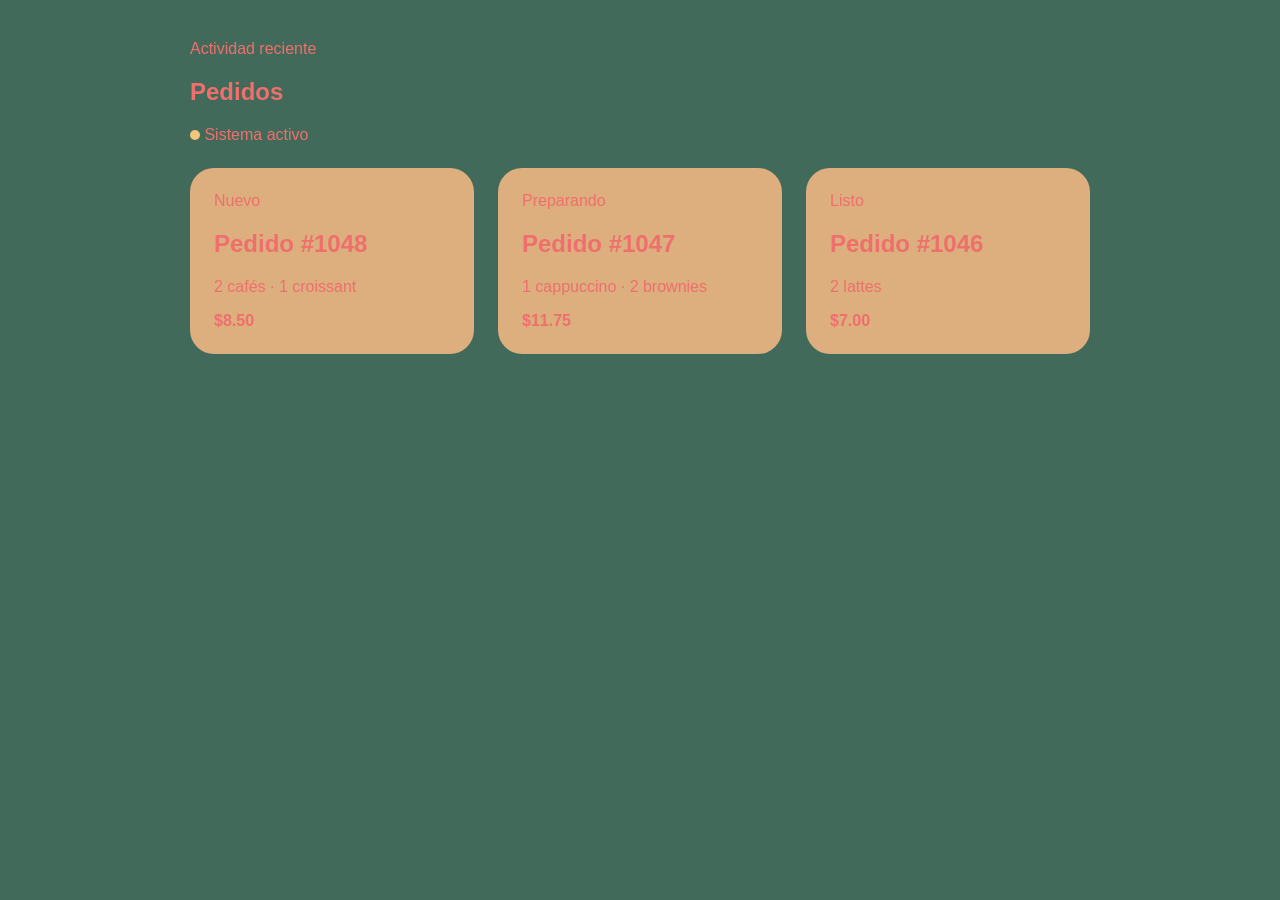
<file: PRACTICA-3/index.html>
<!DOCTYPE html>
<html lang="en">
<head>
    <meta charset="UTF-8">
    <meta name="viewport" content="width=device-width, initial-scale=1.0">
    <link rel="stylesheet" href="style.css">
    <title>Practica 2 - Variables, Animaciones y Keyframes</title>
</head>
<body>
    <section class="pedidos">
  <header class="pedidos__header">
    <div>
      <p class="eyebrow">Actividad reciente</p>
      <h1>Pedidos</h1>
    </div>

    <span class="estado-sistema">
      <span class="estado-sistema__punto"></span>
      Sistema activo
    </span>
  </header>

  <div class="pedidos__grid">

    <article class="pedido" data-estado="nuevo">
      <span class="pedido__estado">Nuevo</span>
      <h2>Pedido #1048</h2>
      <p>2 cafés · 1 croissant</p>
      <strong>$8.50</strong>
    </article>

    <article class="pedido" data-estado="proceso">
      <span class="pedido__estado">Preparando</span>
      <h2>Pedido #1047</h2>
      <p>1 cappuccino · 2 brownies</p>
      <strong>$11.75</strong>
    </article>

    <article class="pedido" data-estado="listo">
      <span class="pedido__estado">Listo</span>
      <h2>Pedido #1046</h2>
      <p>2 lattes</p>
      <strong>$7.00</strong>
    </article>

  </div>
</section>
</body>
</html>
</file>
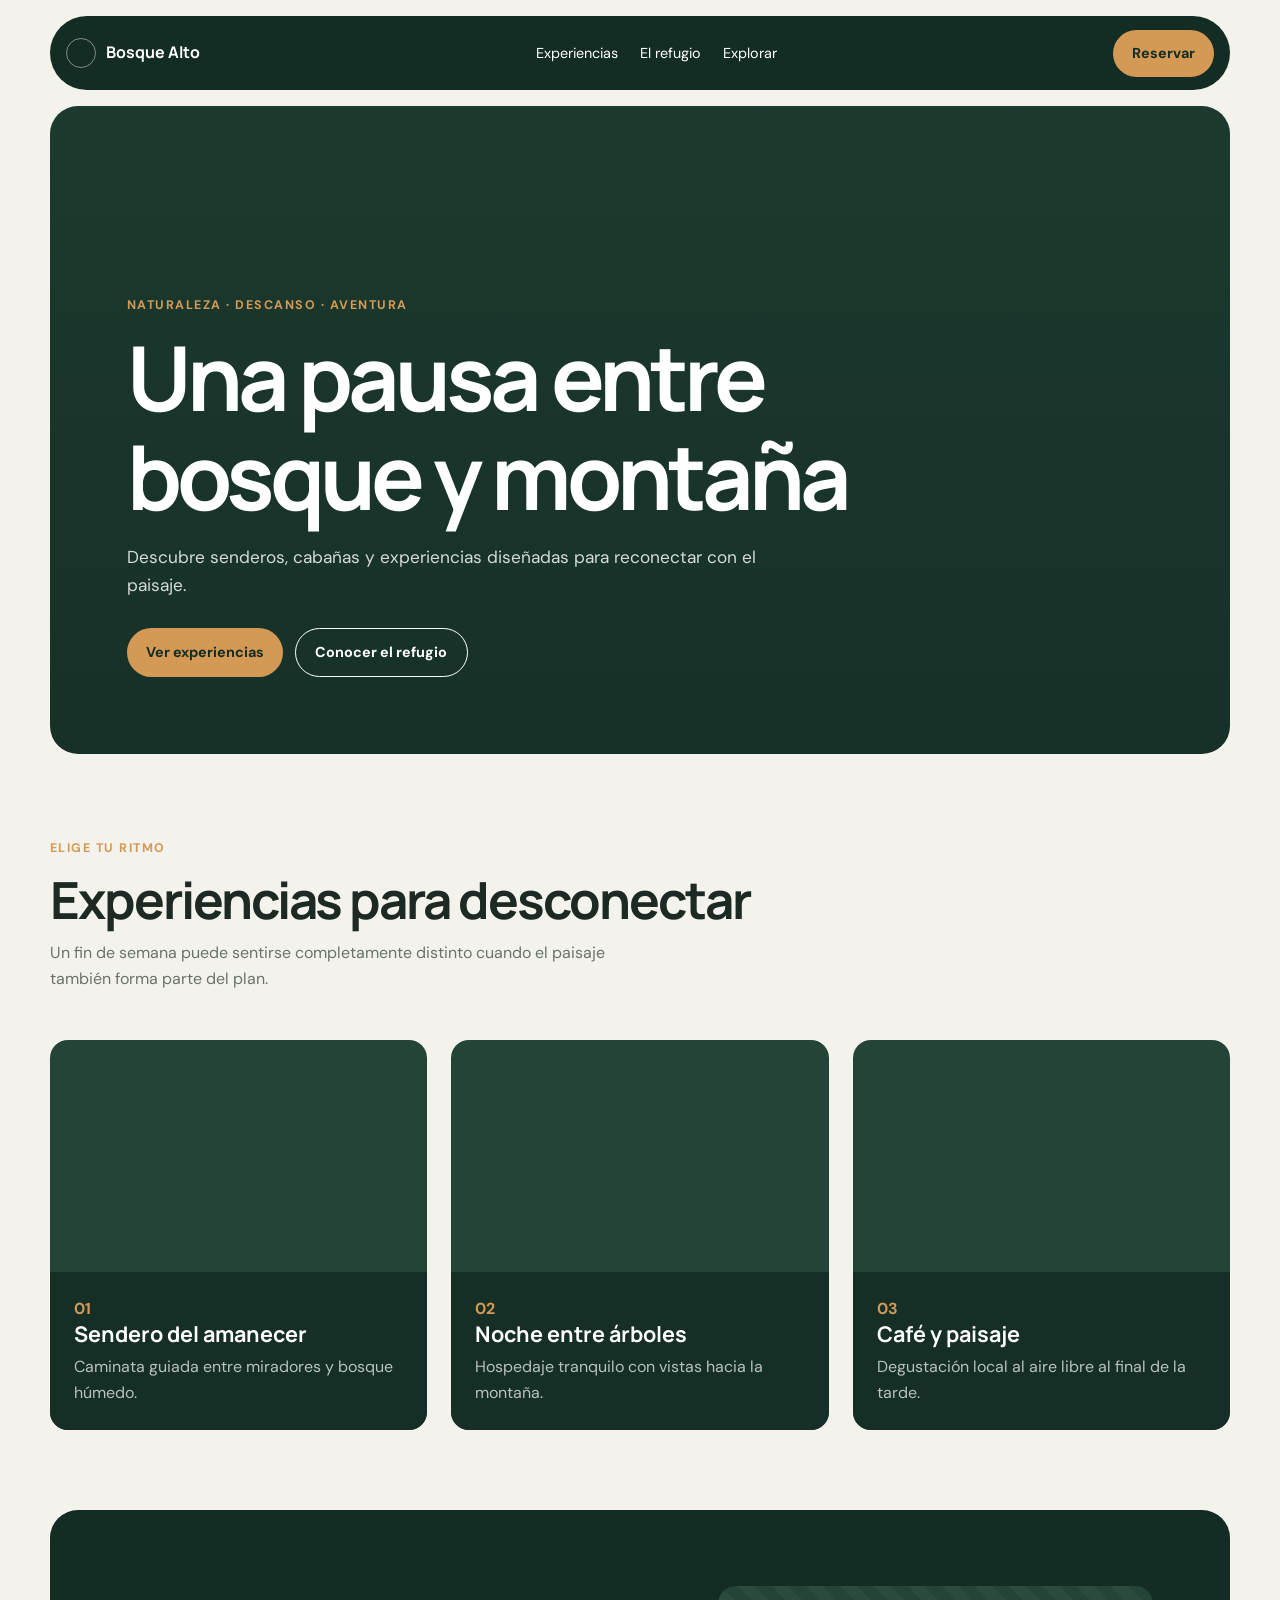
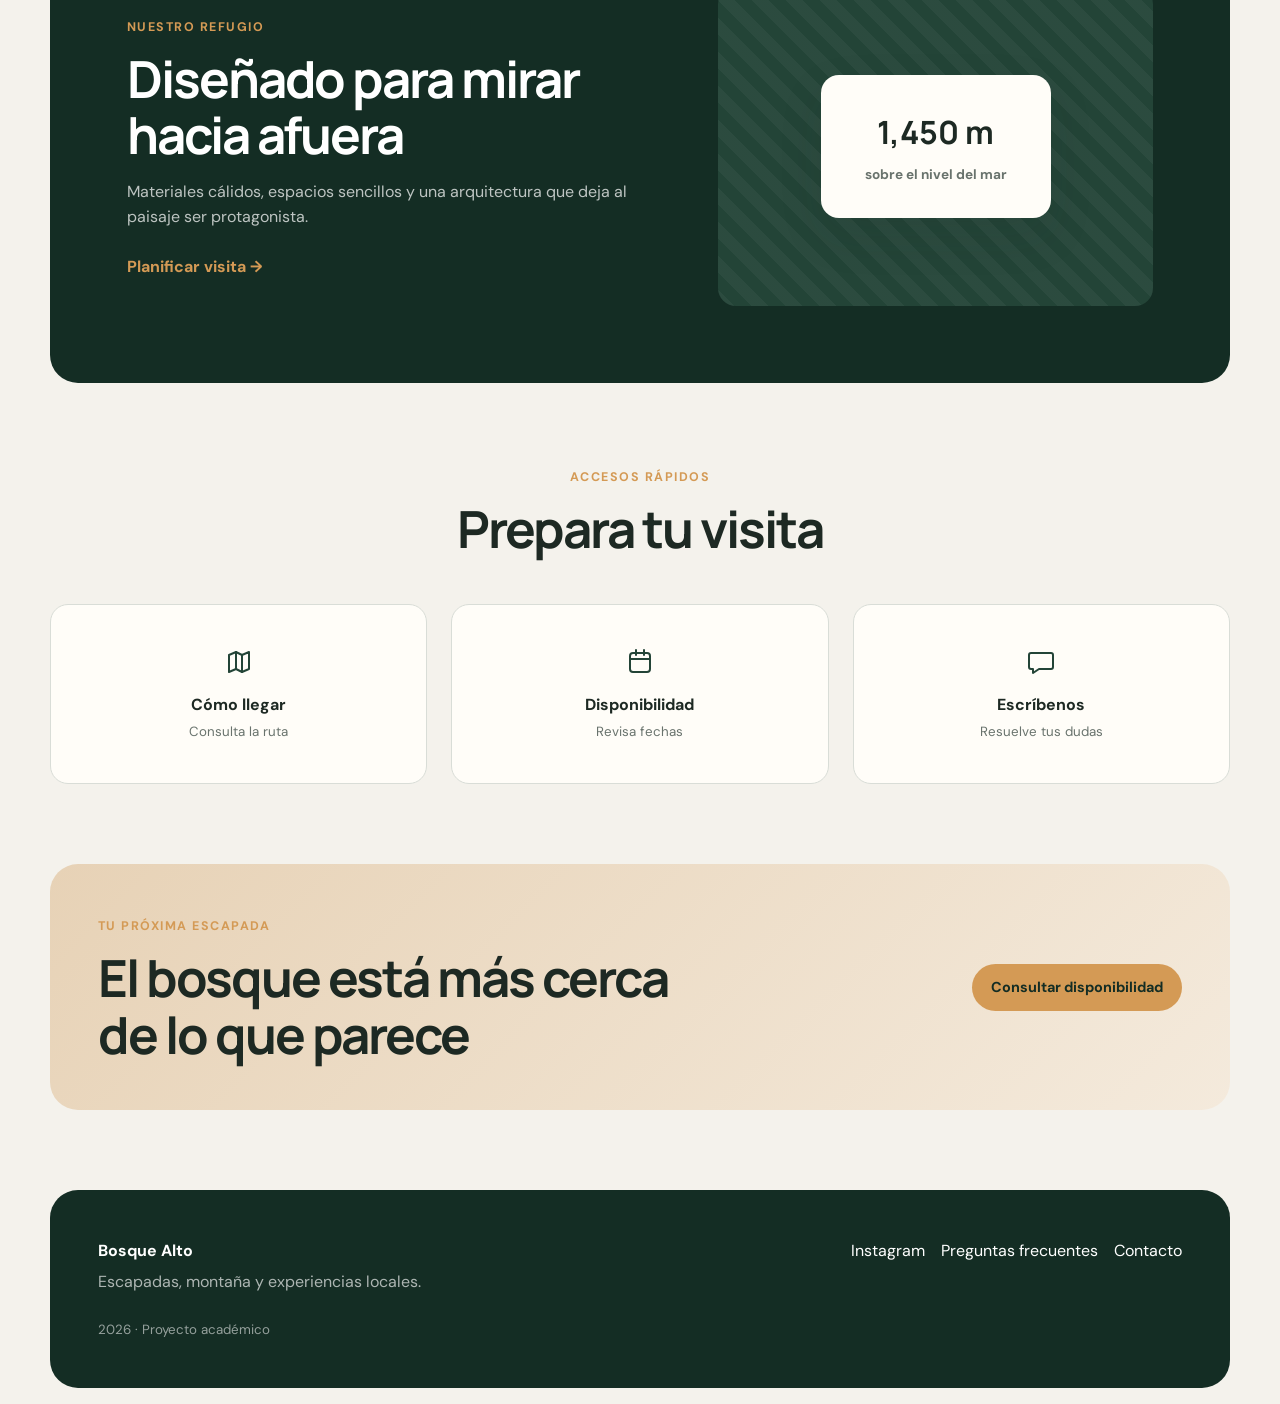
<file: PRACTICA-4/index.html>
<!DOCTYPE html>
<html lang="es">
<head>
    <meta charset="UTF-8">
    <meta name="viewport" content="width=device-width, initial-scale=1.0">
    <title>Bosque Alto — Escapadas y experiencias</title>

    <link rel="preconnect" href="https://fonts.googleapis.com">
    <link rel="preconnect" href="https://fonts.gstatic.com" crossorigin>
    <link href="https://fonts.googleapis.com/css2?family=DM+Sans:wght@400;500;700&family=Manrope:wght@600;700&display=swap" rel="stylesheet">

    <link rel="stylesheet" href="styles.css">
</head>
<body>

    <header class="site-header">    
        <a class="brand" href="#inicio">
            <span class="brand__mark" aria-hidden="true"></span>
            <span>Bosque Alto</span>
        </a>

        <nav class="site-nav" aria-label="Navegación principal">
            <ul>
                <li><a href="#experiencias">Experiencias</a></li>
                <li><a href="#refugio">El refugio</a></li>
                <li><a href="#acciones">Explorar</a></li>
            </ul>
        </nav>

        <a class="button button--header" href="#reserva">Reservar</a>
    </header>

    <main>
        <section class="hero" id="inicio">
            <div class="hero__content">
                <span class="eyebrow">Naturaleza · descanso · aventura</span>
                <h1>Una pausa entre bosque y montaña</h1>
                <p>Descubre senderos, cabañas y experiencias diseñadas para reconectar con el paisaje.</p>

                <div class="hero__actions">
                    <a class="button button--primary" href="#experiencias">Ver experiencias</a>
                    <a class="button button--ghost" href="#refugio">Conocer el refugio</a>
                </div>
            </div>
        </section>

        <section class="experiences" id="experiencias">
            <header class="section-heading">
                <span class="eyebrow">Elige tu ritmo</span>
                <h2>Experiencias para desconectar</h2>
                <p>Un fin de semana puede sentirse completamente distinto cuando el paisaje también forma parte del plan.</p>
            </header>

            <div class="experience-grid">
                <article class="experience-card experience-card--sendero">
                    <div class="experience-card__content">
                        <span>01</span>
                        <h3>Sendero del amanecer</h3>
                        <p>Caminata guiada entre miradores y bosque húmedo.</p>
                    </div>
                </article>

                <article class="experience-card experience-card--cabana">
                    <div class="experience-card__content">
                        <span>02</span>
                        <h3>Noche entre árboles</h3>
                        <p>Hospedaje tranquilo con vistas hacia la montaña.</p>
                    </div>
                </article>

                <article class="experience-card experience-card--cafe">
                    <div class="experience-card__content">
                        <span>03</span>
                        <h3>Café y paisaje</h3>
                        <p>Degustación local al aire libre al final de la tarde.</p>
                    </div>
                </article>
            </div>
        </section>

        <section class="pattern-section" id="refugio">
            <div class="pattern-section__content">
                <span class="eyebrow">Nuestro refugio</span>
                <h2>Diseñado para mirar hacia afuera</h2>
                <p>Materiales cálidos, espacios sencillos y una arquitectura que deja al paisaje ser protagonista.</p>
                <a class="text-link" href="#reserva">Planificar visita →</a>
            </div>

            <div class="pattern-section__visual" aria-hidden="true">
                <div class="pattern-card">
                    <span>1,450 m</span>
                    <strong>sobre el nivel del mar</strong>
                </div>
            </div>
        </section>

        <section class="quick-actions" id="acciones">
            <header class="section-heading section-heading--center">
                <span class="eyebrow">Accesos rápidos</span>
                <h2>Prepara tu visita</h2>
            </header>

            <div class="quick-actions__grid">
                <a class="quick-action" href="#">
                    <span class="sprite-icon sprite-icon--map" aria-hidden="true"></span>
                    <strong>Cómo llegar</strong>
                    <small>Consulta la ruta</small>
                </a>

                <a class="quick-action" href="#">
                    <span class="sprite-icon sprite-icon--calendar" aria-hidden="true"></span>
                    <strong>Disponibilidad</strong>
                    <small>Revisa fechas</small>
                </a>

                <a class="quick-action" href="#">
                    <span class="sprite-icon sprite-icon--message" aria-hidden="true"></span>
                    <strong>Escríbenos</strong>
                    <small>Resuelve tus dudas</small>
                </a>
            </div>
        </section>

        <section class="booking" id="reserva">
            <div>
                <span class="eyebrow">Tu próxima escapada</span>
                <h2>El bosque está más cerca de lo que parece</h2>
            </div>
            <a class="button button--primary" href="#">Consultar disponibilidad</a>
        </section>
    </main>

    <footer class="site-footer">
        <div>
            <strong>Bosque Alto</strong>
            <p>Escapadas, montaña y experiencias locales.</p>
        </div>

        <nav aria-label="Enlaces secundarios">
            <ul>
                <li><a href="#">Instagram</a></li>
                <li><a href="#">Preguntas frecuentes</a></li>
                <li><a href="#">Contacto</a></li>
            </ul>
        </nav>

        <small>2026 · Proyecto académico</small>
    </footer>

</body>
</html>
</file>
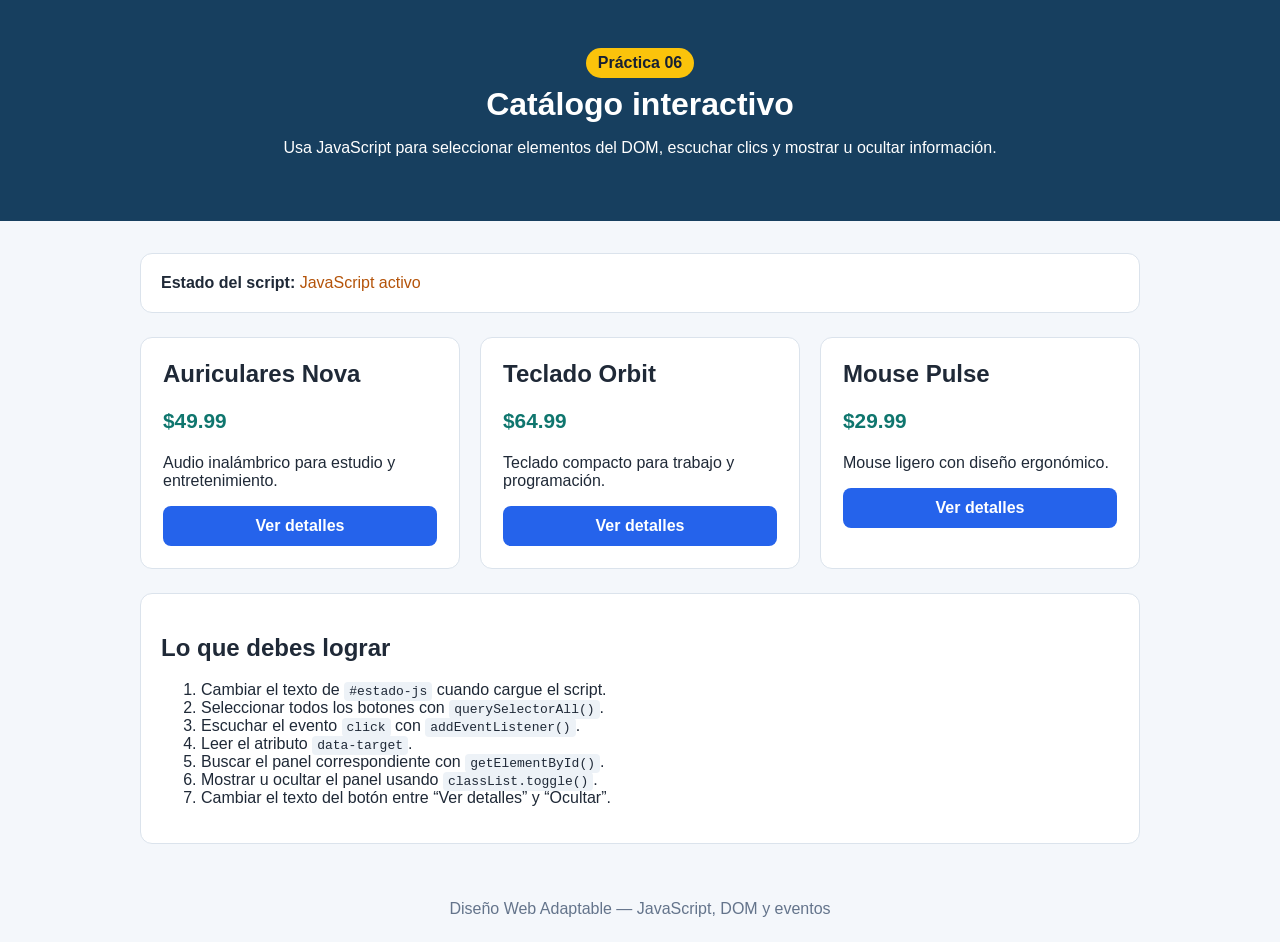
<file: PRACTICA-6/index.html>
<!DOCTYPE html>
<html lang="es">
<head>
  <meta charset="UTF-8">
  <meta name="viewport" content="width=device-width, initial-scale=1.0">
  <title>Práctica 06 | JavaScript y DOM</title>
  <link rel="stylesheet" href="style.css">
  <script src="app.js" defer></script>
</head>
<body>
  <header class="encabezado">
    <p class="etiqueta">Práctica 06</p>
    <h1 id="titulo-principal">Catálogo interactivo</h1>
    <p>
      Usa JavaScript para seleccionar elementos del DOM,
      escuchar clics y mostrar u ocultar información.
    </p>
  </header>

  <main class="contenedor">
    <section class="estado">
      <strong>Estado del script:</strong>
      <span id="estado-js">Esperando JavaScript...</span>
    </section>

    <section class="productos" aria-label="Productos">
      <article class="tarjeta">
        <h2>Auriculares Nova</h2>
        <p class="precio">$49.99</p>
        <p>Audio inalámbrico para estudio y entretenimiento.</p>

        <button class="btn-detalle" data-target="detalle-1">
          Ver detalles
        </button>

        <div class="detalle oculto" id="detalle-1">
          <p>Bluetooth 5.3</p>
          <p>30 horas de batería</p>
          <p>Cancelación de ruido</p>
        </div>
      </article>

      <article class="tarjeta">
        <h2>Teclado Orbit</h2>
        <p class="precio">$64.99</p>
        <p>Teclado compacto para trabajo y programación.</p>

        <button class="btn-detalle" data-target="detalle-2">
          Ver detalles
        </button>

        <div class="detalle oculto" id="detalle-2">
          <p>Formato compacto</p>
          <p>Conexión USB-C</p>
          <p>Iluminación blanca</p>
        </div>
      </article>

      <article class="tarjeta">
        <h2>Mouse Pulse</h2>
        <p class="precio">$29.99</p>
        <p>Mouse ligero con diseño ergonómico.</p>

        <button class="btn-detalle" data-target="detalle-3">
          Ver detalles
        </button>

        <div class="detalle oculto" id="detalle-3">
          <p>6 botones</p>
          <p>Sensor ajustable</p>
          <p>Cable trenzado</p>
        </div>
      </article>
    </section>

    <section class="reto">
      <h2>Lo que debes lograr</h2>
      <ol>
        <li>Cambiar el texto de <code>#estado-js</code> cuando cargue el script.</li>
        <li>Seleccionar todos los botones con <code>querySelectorAll()</code>.</li>
        <li>Escuchar el evento <code>click</code> con <code>addEventListener()</code>.</li>
        <li>Leer el atributo <code>data-target</code>.</li>
        <li>Buscar el panel correspondiente con <code>getElementById()</code>.</li>
        <li>Mostrar u ocultar el panel usando <code>classList.toggle()</code>.</li>
        <li>Cambiar el texto del botón entre “Ver detalles” y “Ocultar”.</li>
      </ol>
    </section>
  </main>

  <footer>
    Diseño Web Adaptable — JavaScript, DOM y eventos
  </footer>
</body>
</html>
</file>
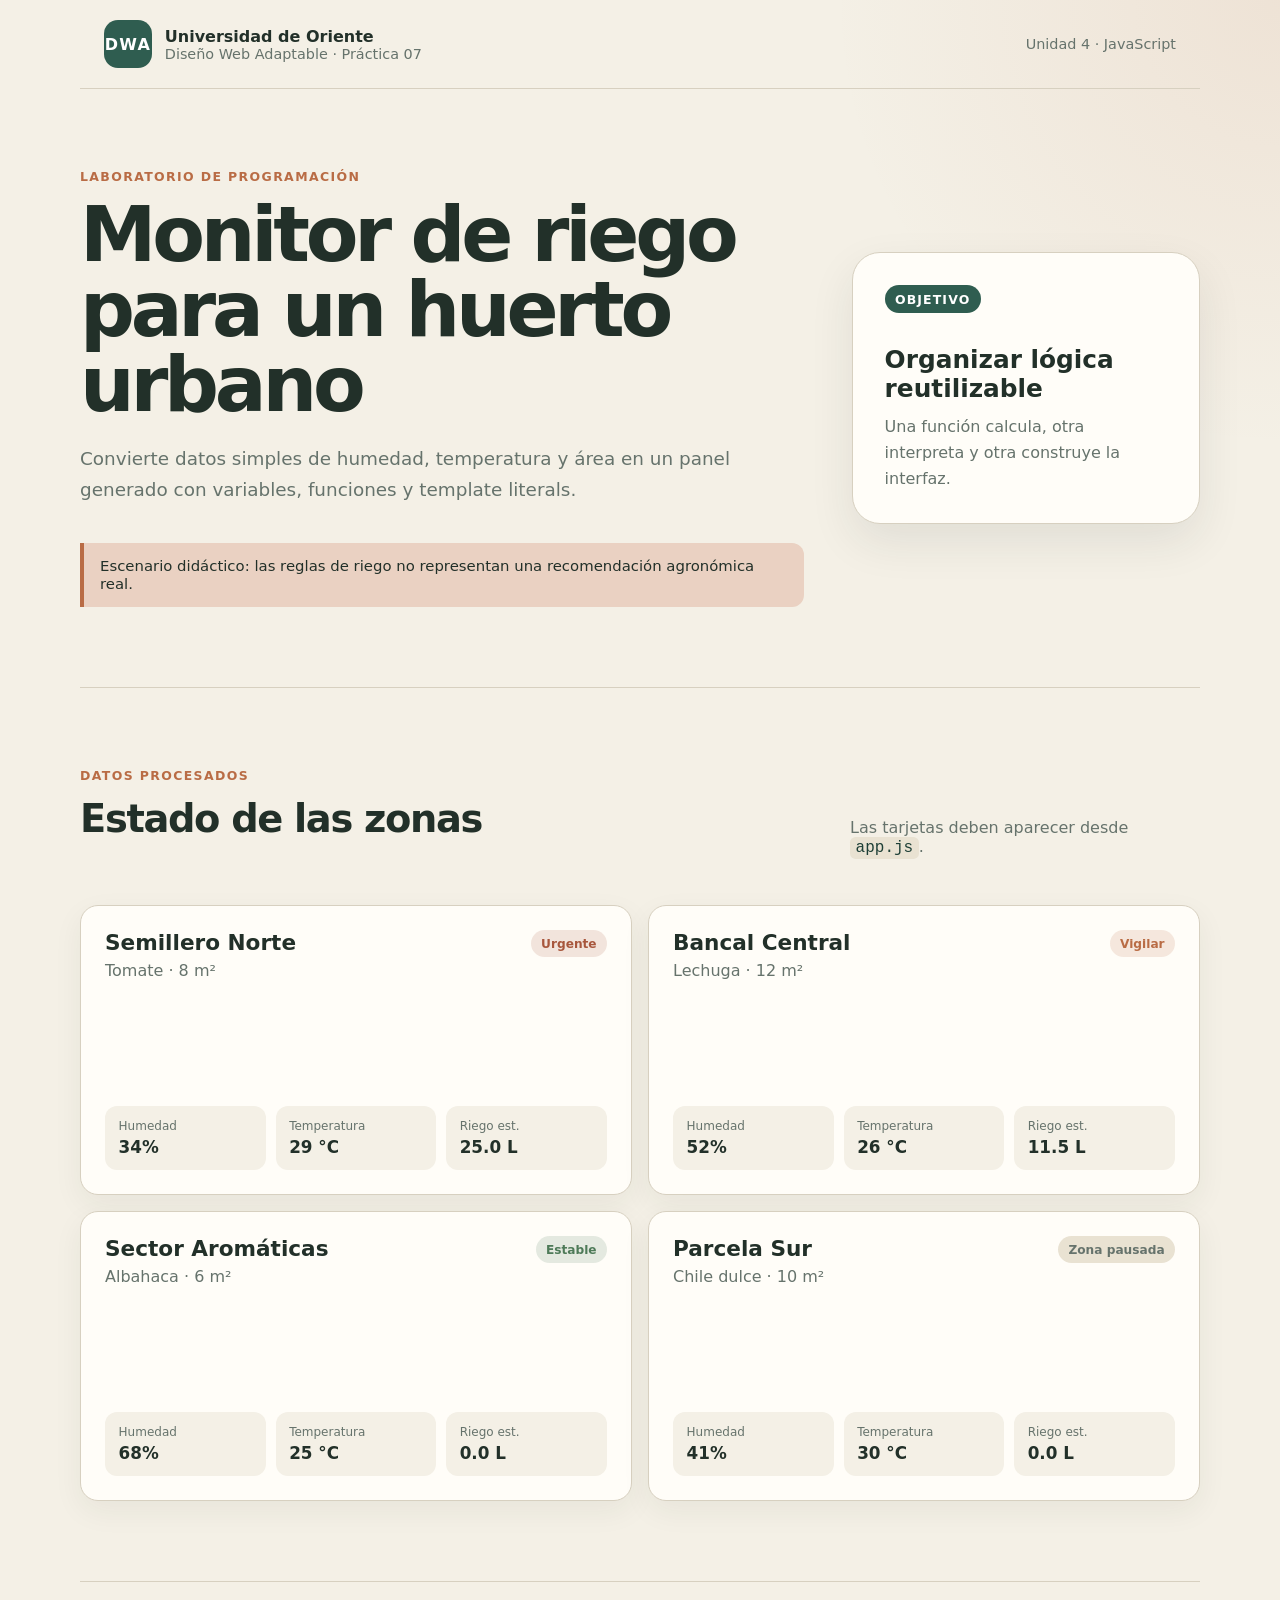
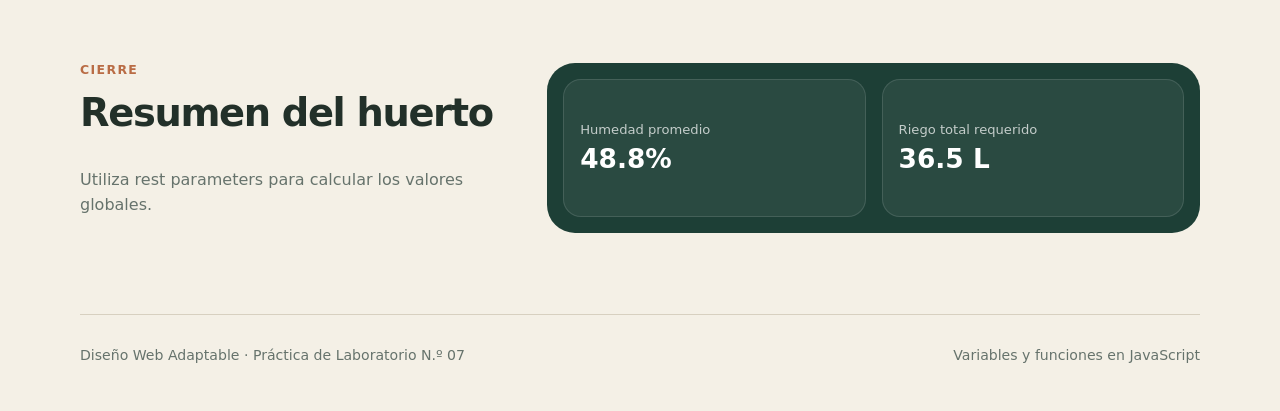
<file: PRACTICA-7/index.html>
<!DOCTYPE html>
<html lang="es">
<head>
  <meta charset="UTF-8">
  <meta name="viewport" content="width=device-width, initial-scale=1.0">
  <meta name="description" content="Práctica 07 - Monitor de riego para huerto urbano">
  <title>Práctica 07 | Monitor de riego</title>
  <link rel="stylesheet" href="styles.css">
  <script src="app.js" defer></script>
</head>
<body>
  <header class="topbar">
    <div class="marca">
      <span class="marca__sigla">DWA</span>
      <div>
        <p class="marca__universidad">Universidad de Oriente</p>
        <p class="marca__asignatura">Diseño Web Adaptable · Práctica 07</p>
      </div>
    </div>
    <span class="topbar__unidad">Unidad 4 · JavaScript</span>
  </header>

  <main>
    <section class="hero">
      <div class="hero__contenido">
        <p class="eyebrow">Laboratorio de programación</p>
        <h1>Monitor de riego para un huerto urbano</h1>
        <p class="hero__texto">Convierte datos simples de humedad, temperatura y área en un panel generado con variables, funciones y template literals.</p>
        <div class="hero__nota">Escenario didáctico: las reglas de riego no representan una recomendación agronómica real.</div>
      </div>

      <aside class="hero__panel">
        <span class="hero__panel-etiqueta">Objetivo</span>
        <strong>Organizar lógica reutilizable</strong>
        <p>Una función calcula, otra interpreta y otra construye la interfaz.</p>
      </aside>
    </section>

    <section class="seccion">
      <div class="seccion__encabezado">
        <div>
          <p class="eyebrow">Datos procesados</p>
          <h2>Estado de las zonas</h2>
        </div>
        <p>Las tarjetas deben aparecer desde <code>app.js</code>.</p>
      </div>

      <div id="panel-zonas" class="zonas-grid">
        <div class="placeholder">
          <span>JS</span>
          <p>Completa los ejercicios para generar las zonas.</p>
        </div>
      </div>
    </section>

    <section class="seccion seccion--resumen">
      <div>
        <p class="eyebrow">Cierre</p>
        <h2>Resumen del huerto</h2>
        <p>Utiliza rest parameters para calcular los valores globales.</p>
      </div>
      <div id="resumen" class="resumen"><p>El resumen aparecerá aquí.</p></div>
    </section>
  </main>

  <footer class="footer">
    <p>Diseño Web Adaptable · Práctica de Laboratorio N.º 07</p>
    <p>Variables y funciones en JavaScript</p>
  </footer>
</body>
</html>
</file>
<file: PRACTICA-3/style.css>
:root{
    --color-fondo: #426A5A;
    --color-superficie: #DDAE7E;
    --color-texto: #EF6F6C;
    --color-acento: #917C78;
    --color-secundario: #7FB685;
    --color-exito: #F2C57C;

    --espaciado: 1.5rem;
    --radio: 12px; 

    --duracion-entrada: 0.45s;
    --duracion-pulso: 1.4s;
    --timing: ease;
}

body{
    margin: 0;
    background-color: var(--color-fondo);
    color: var(--color-texto);
    font-family: Arial, sans-serif;
}

.pedidos{
    max-width: 900px;
    margin: auto;
    padding: var(--espaciado);
}

.pedidos_header{
    display: flex;
    justify-content: space-between;
    align-items: center;
    gap: var(--espaciado);
}

.pedidos__grid{
    display: grid;
    grid-template-columns: repeat(auto-fit, minmax(220px, 1fr));
    gap: var(--espaciado);
    margin-top: var(--espaciado);
}



.pedido {
    --color-estado: var(var(--color-acento));
    background-color: var(--color-superficie);
    border-radius: var(--espaciado);
    padding: var(--espaciado);
    animation: 
    entrada-pedido
    var(--duracion-entrada)
    var(--timing)
    both;
}


.pedido:nth-child(1){
    animation-delay: 0s;
}

.pedido:nth-child(2){
    animation-delay: 0.24s
}

.pedido:nth-child(3){
    animation-delay: 0.48s;
}

.pedido[data-estado="nuevo"] .pedido__estado {
    animation:
    pulso
    var(--duracion-pulso)
    ease-in-out
    infinite;
}

.pedido[data-estado="nuevo"] {
    --color-estado: var(--color-texto);
}

.pedido[data-estado="proceso"] {
    --color-estado: var(--color-exito);
}

.pedido {
    --color-estado: var(--color-acento);
}



.pedido[data-estado="listo"] {
    --color-estado: var(--color-secundario);
}

.pedido__estado{
    display: inline-block;
}



.estado-sistema__punto{
    display: inline-block;
    width: 10px;
    height: 10px;
    background-color: var(--color-exito);
    border-radius: 50%;
    animation:
    estado-activo
    var(--duracion-pulso)
    ease-in-out
    infinite;
}


@keyframes entrada-pedido{
    from{
        opacity: 0;
        transform: translateY(20px);
    }
    to {
        opacity: 1;
        transform: translateY(0);
    }
}

@keyframes pulso{
    0%{
        transform: scale(1);
    }
    50%{
        transform: scale(1.08);
        opacity: 0.75;
    }
    100%{
        transform: scale(1);
        opacity: 1;
    }
}

@keyframes estado-activo{
    0%,
    100%{
        transform: scale(1);
        opacity: 1;
    }
    50%{
        transform: scale(1.35);
    }
}
</file>
<file: PRACTICA-4/styles.css>
/*
===========================================================
PRÁCTICA 04 — CSS BASE
Clase 14 — Fondos, Patrones y Sprites CSS
===========================================================
*/

*,
*::before,
*::after {
    margin: 0;
    padding: 0;
    box-sizing: border-box;
}

html { scroll-behavior: smooth; }
body { min-height: 100vh; }
ul, ol { list-style: none; }
a { color: inherit; text-decoration: none; }
img { max-width: 100%; display: block; }
button { border: 0; font: inherit; }

:root {
    --color-bg: #f4f2ec;
    --color-surface: #fffdf8;
    --color-text: #1d2923;
    --color-muted: #69736d;
    --color-primary: #234437;
    --color-primary-dark: #142d24;
    --color-accent: #d49a55;
    --color-line: #d9ddd7;

    --font-title: "Manrope", sans-serif;
    --font-body: "DM Sans", sans-serif;

    --container: 1180px;
    --space-xs: 0.5rem;
    --space-sm: 0.75rem;
    --space-md: 1.5rem;
    --space-lg: 3rem;
    --space-xl: 5rem;

    --radius-sm: 10px;
    --radius-md: 18px;
    --radius-lg: 28px;

    --shadow: 0 18px 45px rgba(29, 41, 35, 0.10);
}

body {
    background: var(--color-bg);
    color: var(--color-text);
    font-family: var(--font-body);
    line-height: 1.6;
}

h1, h2, h3 {
    font-family: var(--font-title);
    line-height: 1.1;
}

h1 {
    font-size: clamp(2.8rem, 7vw, 5.8rem);
    letter-spacing: -0.055em;
}

h2 {
    font-size: clamp(2rem, 4vw, 3.5rem);
    letter-spacing: -0.04em;
}

h3 { font-size: 1.35rem; }
p { color: var(--color-muted); }

.eyebrow {
    display: inline-block;
    margin-bottom: 0.75rem;
    color: var(--color-accent);
    font-size: 0.78rem;
    font-weight: 700;
    letter-spacing: 0.12em;
    text-transform: uppercase;
}

.button {
    display: inline-flex;
    align-items: center;
    justify-content: center;
    min-height: 46px;
    padding: 0.75rem 1.2rem;
    border-radius: 999px;
    font-size: 0.9rem;
    font-weight: 700;
}

.button--primary {
    background: var(--color-accent);
    color: var(--color-primary-dark);
}

.button--ghost { border: 1px solid currentColor; }

.button--header {
    background: var(--color-accent);
    color: var(--color-primary-dark);
}

.site-header {
    width: min(calc(100% - 2rem), var(--container));
    margin: 1rem auto;
    display: flex;
    align-items: center;
    justify-content: space-between;
    gap: var(--space-md);
    padding: 0.85rem 1rem;
    background: var(--color-primary-dark);
    color: #ffffff;
    border-radius: 999px;
}

.brand {
    display: inline-flex;
    align-items: center;
    gap: 0.65rem;
    font-family: var(--font-title);
    font-weight: 700;
}

.brand__mark {
    width: 30px;
    height: 30px;
    border: 1px solid rgba(255,255,255,0.45);
    border-radius: 50%;
}

.site-nav ul {
    display: flex;
    align-items: center;
    gap: 1.4rem;
    font-size: 0.9rem;
}

main {
    width: min(calc(100% - 2rem), var(--container));
    margin-inline: auto;
}

.hero {
    min-height: 72vh;
    display: flex;
    align-items: flex-end;
    padding: clamp(2rem, 6vw, 5rem);
    border-radius: var(--radius-lg);
    overflow: hidden;
    background-color: var(--color-primary);
    background-image: 
        linear-gradient(180deg, rgba(20, 45, 36, 0.45) 0%, rgba(20, 45, 36, 0.85) 100%),
        url('https://images.unsplash.com/photo-1441974231531-c6227db76b6e?auto=format&fit=crop&w=1800&q=85');
    background-size: cover;
    background-position: center center;
    background-repeat: no-repeat;
    color: #ffffff;
}

.hero__content { max-width: 780px; }

.hero p {
    max-width: 55ch;
    margin-top: 1.2rem;
    color: rgba(255,255,255,0.82);
    font-size: 1.08rem;
}

.hero__actions {
    display: flex;
    flex-wrap: wrap;
    gap: 0.75rem;
    margin-top: 1.8rem;
}

.experiences { padding-block: var(--space-xl); }

.section-heading {
    max-width: 720px;
    margin-bottom: var(--space-lg);
}

.section-heading p {
    max-width: 55ch;
    margin-top: 0.8rem;
}

.section-heading--center {
    margin-inline: auto;
    text-align: center;
}

.experience-grid {
    display: grid;
    grid-template-columns: repeat(3, 1fr);
    gap: var(--space-md);
}

.experience-card {
    min-height: 390px;
    display: flex;
    align-items: flex-end;
    overflow: hidden;
    border-radius: var(--radius-md);
    background-color: var(--color-primary);
    background-size: cover;
    background-position: center center;
    background-repeat: no-repeat;
    color: #ffffff;
}

.experience-card--sendero {
    background-image: url('https://images.unsplash.com/photo-1500530855697-b586d89ba3ee?auto=format&fit=crop&w=1000&q=80');
}

.experience-card--cabana {
    background-image: url('https://images.unsplash.com/photo-1470770841072-f978cf4d019e?auto=format&fit=crop&w=1000&q=80');
}

.experience-card--cafe {
    background-image: url('https://images.unsplash.com/photo-1495474472287-4d71bcdd2085?auto=format&fit=crop&w=1000&q=80');
}

.experience-card__content {
    width: 100%;
    padding: var(--space-md);
    background: rgba(20,45,36,0.88);
}

.experience-card__content > span {
    color: var(--color-accent);
    font-weight: 700;
}

.experience-card__content p {
    margin-top: 0.55rem;
    color: rgba(255,255,255,0.70);
}

.pattern-section {
    display: grid;
    grid-template-columns: 1fr 0.8fr;
    gap: var(--space-lg);
    align-items: center;
    padding: clamp(2rem, 6vw, 5rem);
    border-radius: var(--radius-lg);
    background-color: var(--color-primary-dark);
    color: #ffffff;
}

.pattern-section__content { max-width: 640px; }

.pattern-section__content p {
    max-width: 52ch;
    margin-top: 1rem;
    color: rgba(255,255,255,0.72);
}

.text-link {
    display: inline-block;
    margin-top: 1.5rem;
    color: var(--color-accent);
    font-weight: 700;
}

.pattern-section__visual {
    min-height: 320px;
    display: grid;
    place-items: center;
    border-radius: var(--radius-md);
    background-color: #234437;
    background-image: repeating-linear-gradient(
        45deg,
        rgba(255, 255, 255, 0.04),
        rgba(255, 255, 255, 0.04) 12px,
        transparent 12px,
        transparent 24px
    );
}

.pattern-card {
    width: min(230px, 80%);
    padding: 2rem;
    text-align: center;
    background: var(--color-surface);
    color: var(--color-text);
    border-radius: var(--radius-md);
    box-shadow: var(--shadow);
}

.pattern-card span,
.pattern-card strong { display: block; }

.pattern-card span {
    font-family: var(--font-title);
    font-size: 2rem;
    font-weight: 700;
}

.pattern-card strong {
    margin-top: 0.35rem;
    color: var(--color-muted);
    font-size: 0.85rem;
}

.quick-actions { padding-block: var(--space-xl); }

.quick-actions__grid {
    display: grid;
    grid-template-columns: repeat(3, 1fr);
    gap: var(--space-md);
}

.quick-action {
    min-height: 180px;
    display: flex;
    flex-direction: column;
    align-items: center;
    justify-content: center;
    padding: var(--space-md);
    text-align: center;
    background: var(--color-surface);
    border: 1px solid var(--color-line);
    border-radius: var(--radius-md);
}

.quick-action small {
    margin-top: 0.25rem;
    color: var(--color-muted);
}

.sprite-icon {
    display: inline-block;
    width: 32px;
    height: 32px;
    margin-bottom: 0.85rem;
    background-image: url("data:image/svg+xml,%3Csvg xmlns='http://www.w3.org/2000/svg' width='96' height='32' viewBox='0 0 96 32'%3E%3Cg fill='none' stroke='%23234437' stroke-width='2' stroke-linecap='round' stroke-linejoin='round'%3E%3Cpath d='M6 9l7-3 6 3 7-3v17l-7 3-6-3-7 3V9z'/%3E%3Cpath d='M13 6v17M19 9v17'/%3E%3Crect x='38' y='7' width='20' height='19' rx='3'/%3E%3Cpath d='M52 4v5M44 4v5M38 13h20'/%3E%3Cpath d='M70 7h20a2 2 0 0 1 2 2v12a2 2 0 0 1-2 2h-12l-6 4v-4h-2a2 2 0 0 1-2-2V9a2 2 0 0 1 2-2z'/%3E%3C/g%3E%3C/svg%3E");
    background-repeat: no-repeat;
    background-size: 96px 32px;
}

.sprite-icon--map {
    background-position: 0 0;
}

.sprite-icon--calendar {
    background-position: -32px 0;
}

.sprite-icon--message {
    background-position: -64px 0;
}

.booking {
    display: flex;
    align-items: center;
    justify-content: space-between;
    gap: var(--space-lg);
    margin-bottom: var(--space-xl);
    padding: var(--space-lg);
    background: linear-gradient(135deg, #e7d2b6, #f4eadc);
    border-radius: var(--radius-lg);
}

.booking h2 { max-width: 18ch; }

.site-footer {
    width: min(calc(100% - 2rem), var(--container));
    margin: 0 auto 1rem;
    display: grid;
    grid-template-columns: 1fr auto;
    gap: var(--space-md);
    padding: var(--space-lg);
    background: var(--color-primary-dark);
    color: #ffffff;
    border-radius: var(--radius-lg);
}

.site-footer p {
    margin-top: 0.35rem;
    color: rgba(255,255,255,0.65);
}

.site-footer ul {
    display: flex;
    flex-wrap: wrap;
    gap: 1rem;
}

.site-footer > small {
    grid-column: 1 / -1;
    color: rgba(255,255,255,0.55);
}

@media (max-width: 820px) {
    .site-header {
        align-items: flex-start;
        flex-direction: column;
        border-radius: var(--radius-md);
    }

    .site-nav ul { flex-wrap: wrap; }

    .experience-grid,
    .quick-actions__grid,
    .pattern-section {
        grid-template-columns: 1fr;
    }

    .experience-card { min-height: 320px; }

    .booking {
        align-items: flex-start;
        flex-direction: column;
    }

    .site-footer { grid-template-columns: 1fr; }
    .site-footer > small { grid-column: auto; }
}
</file>
<file: PRACTICA-6/style.css>
* {
  box-sizing: border-box;
}

body {
  margin: 0;
  font-family: Arial, Helvetica, sans-serif;
  background: #f4f7fb;
  color: #1f2937;
}

.encabezado {
  padding: 48px 20px;
  text-align: center;
  background: #173f5f;
  color: white;
}

.encabezado h1 {
  margin: 8px 0 12px;
}

.etiqueta {
  display: inline-block;
  margin: 0;
  padding: 6px 12px;
  border-radius: 999px;
  background: #fbc30b;
  color: #172033;
  font-weight: 700;
}

.contenedor {
  width: min(100% - 32px, 1000px);
  margin: 32px auto;
}

.estado,
.reto {
  background: white;
  border: 1px solid #dbe3ec;
  border-radius: 12px;
  padding: 20px;
  margin-bottom: 24px;
}

#estado-js {
  color: #b45309;
}

.productos {
  display: grid;
  grid-template-columns: repeat(3, 1fr);
  gap: 20px;
  margin-bottom: 24px;
}

.tarjeta {
  background: white;
  border: 1px solid #dbe3ec;
  border-radius: 12px;
  padding: 22px;
}

.tarjeta h2 {
  margin-top: 0;
}

.precio {
  color: #0f766e;
  font-size: 1.3rem;
  font-weight: 700;
}

.btn-detalle {
  width: 100%;
  border: 0;
  border-radius: 8px;
  padding: 11px 14px;
  background: #2563eb;
  color: white;
  font: inherit;
  font-weight: 700;
  cursor: pointer;
}

.detalle {
  margin-top: 16px;
  padding: 14px;
  border-radius: 8px;
  background: #eef4ff;
}

.detalle p {
  margin: 6px 0;
}

.oculto {
  display: none;
}

code {
  background: #edf2f7;
  padding: 2px 5px;
  border-radius: 4px;
}

footer {
  padding: 24px;
  text-align: center;
  color: #64748b;
}

@media (max-width: 760px) {
  .productos {
    grid-template-columns: 1fr;
  }
}
</file>
<file: PRACTICA-7/styles.css>
:root {
  --fondo: #f4f0e6;
  --superficie: #fffdf8;
  --superficie-suave: #e9e2d2;
  --primario: #2f5d50;
  --primario-oscuro: #1d3f36;
  --acento: #b96c45;
  --acento-suave: #ead1c2;
  --texto: #223029;
  --texto-suave: #66736c;
  --linea: #d7d0c0;
  --exito: #4e7a58;
  --alerta: #a8573d;
  --sombra: 0 18px 45px rgba(34, 48, 41, 0.09);
  --radio-lg: 28px;
  --radio-md: 18px;
  --radio-sm: 12px;
  --max: 1120px;
}

* { box-sizing: border-box; }
html { scroll-behavior: smooth; }
body {
  margin: 0;
  font-family: Inter, ui-sans-serif, system-ui, -apple-system, BlinkMacSystemFont, "Segoe UI", sans-serif;
  background: radial-gradient(circle at top right, rgba(185, 108, 69, 0.10), transparent 28rem), var(--fondo);
  color: var(--texto);
}
code {
  font-family: "SFMono-Regular", Consolas, "Liberation Mono", monospace;
  color: var(--primario-oscuro);
  background: var(--superficie-suave);
  padding: 0.12rem 0.35rem;
  border-radius: 0.35rem;
}
.topbar {
  max-width: var(--max);
  margin: 0 auto;
  padding: 1.25rem 1.5rem;
  display: flex;
  align-items: center;
  justify-content: space-between;
  gap: 1rem;
  border-bottom: 1px solid var(--linea);
}
.marca { display: flex; align-items: center; gap: 0.8rem; }
.marca__sigla {
  display: grid; place-items: center; width: 48px; height: 48px;
  border-radius: 14px; background: var(--primario); color: #fff;
  font-weight: 800; letter-spacing: 0.08em;
}
.marca__universidad, .marca__asignatura { margin: 0; }
.marca__universidad { font-weight: 750; }
.marca__asignatura, .topbar__unidad { color: var(--texto-suave); font-size: 0.9rem; }
main, .footer { width: min(var(--max), calc(100% - 3rem)); margin-inline: auto; }
.hero {
  min-height: 540px; display: grid; grid-template-columns: 1.35fr 0.65fr;
  align-items: center; gap: 3rem; padding: 5rem 0;
}
.eyebrow {
  margin: 0 0 0.8rem; color: var(--acento); font-weight: 800;
  letter-spacing: 0.11em; text-transform: uppercase; font-size: 0.78rem;
}
h1, h2, h3, p { margin-top: 0; }
h1 {
  max-width: 760px; margin-bottom: 1.25rem; font-size: clamp(2.7rem, 6vw, 5.5rem);
  line-height: 0.98; letter-spacing: -0.055em;
}
h2 { font-size: clamp(1.9rem, 3vw, 3rem); letter-spacing: -0.035em; }
.hero__texto { max-width: 700px; color: var(--texto-suave); font-size: 1.15rem; line-height: 1.7; }
.hero__nota {
  display: inline-block; margin-top: 1.2rem; padding: 0.9rem 1rem;
  border-left: 4px solid var(--acento); background: var(--acento-suave);
  border-radius: 0 var(--radio-sm) var(--radio-sm) 0; font-size: 0.93rem;
}
.hero__panel {
  padding: 2rem; border: 1px solid var(--linea); border-radius: var(--radio-lg);
  background: var(--superficie); box-shadow: var(--sombra);
}
.hero__panel-etiqueta {
  display: inline-block; margin-bottom: 2rem; padding: 0.4rem 0.65rem;
  border-radius: 999px; background: var(--primario); color: #fff;
  font-size: 0.78rem; font-weight: 800; text-transform: uppercase; letter-spacing: 0.09em;
}
.hero__panel strong { display: block; margin-bottom: 0.7rem; font-size: 1.55rem; }
.hero__panel p { margin-bottom: 0; color: var(--texto-suave); line-height: 1.6; }
.seccion { padding: 5rem 0; border-top: 1px solid var(--linea); }
.seccion__encabezado {
  display: flex; justify-content: space-between; align-items: end; gap: 2rem; margin-bottom: 2rem;
}
.seccion__encabezado > p { max-width: 350px; color: var(--texto-suave); }
.zonas-grid { display: grid; grid-template-columns: repeat(2, minmax(0, 1fr)); gap: 1rem; }
.placeholder {
  grid-column: 1 / -1; min-height: 260px; display: grid; place-items: center; align-content: center;
  gap: 0.75rem; border: 1px dashed var(--linea); border-radius: var(--radio-lg);
  background: rgba(255, 253, 248, 0.5); color: var(--texto-suave); text-align: center;
}
.placeholder span {
  display: grid; place-items: center; width: 58px; height: 58px; border-radius: 18px;
  background: var(--superficie-suave); color: var(--primario); font-weight: 900;
}
.zona-card {
  min-height: 290px; display: flex; flex-direction: column; gap: 1rem; padding: 1.5rem;
  border: 1px solid var(--linea); border-radius: var(--radio-md); background: var(--superficie);
  box-shadow: 0 10px 30px rgba(34, 48, 41, 0.06);
}
.zona-card__top { display: flex; align-items: start; justify-content: space-between; gap: 1rem; }
.zona-card h3 { margin-bottom: 0.35rem; font-size: 1.35rem; }
.zona-card__cultivo { margin-bottom: 0; color: var(--texto-suave); }
.estado { display: inline-flex; align-items: center; padding: 0.4rem 0.65rem; border-radius: 999px; font-size: 0.76rem; font-weight: 800; }
.estado--estable { background: rgba(78, 122, 88, 0.15); color: var(--exito); }
.estado--vigilar { background: rgba(185, 108, 69, 0.15); color: var(--acento); }
.estado--urgente { background: rgba(168, 87, 61, 0.15); color: var(--alerta); }
.estado--pausada { background: var(--superficie-suave); color: var(--texto-suave); }
.zona-card__datos { display: grid; grid-template-columns: repeat(3, 1fr); gap: 0.6rem; margin-top: auto; }
.dato { padding: 0.85rem; border-radius: var(--radio-sm); background: var(--fondo); }
.dato span, .dato strong { display: block; }
.dato span { margin-bottom: 0.2rem; color: var(--texto-suave); font-size: 0.75rem; }
.dato strong { font-size: 1.05rem; }
.seccion--resumen { display: grid; grid-template-columns: 0.8fr 1.2fr; gap: 2rem; align-items: center; }
.seccion--resumen > div:first-child p:last-child { color: var(--texto-suave); line-height: 1.6; }
.resumen {
  min-height: 170px; display: grid; grid-template-columns: repeat(2, 1fr); gap: 1rem; padding: 1rem;
  border-radius: var(--radio-lg); background: var(--primario-oscuro); color: #fff;
}
.resumen > p { grid-column: 1 / -1; align-self: center; margin: 0; color: rgba(255,255,255,0.72); text-align: center; }
.resumen__dato {
  display: flex; flex-direction: column; justify-content: center; padding: 1rem;
  border: 1px solid rgba(255,255,255,0.12); border-radius: var(--radio-md); background: rgba(255,255,255,0.06);
}
.resumen__dato span { color: rgba(255,255,255,0.72); font-size: 0.82rem; }
.resumen__dato strong { margin-top: 0.35rem; font-size: 1.65rem; }
.footer {
  display: flex; justify-content: space-between; gap: 2rem; padding: 2rem 0 3rem;
  border-top: 1px solid var(--linea); color: var(--texto-suave); font-size: 0.88rem;
}
.footer p { margin: 0; }
@media (max-width: 780px) {
  .topbar__unidad { display: none; }
  .hero, .seccion--resumen { grid-template-columns: 1fr; }
  .hero { min-height: auto; padding: 4rem 0; }
  .seccion__encabezado { align-items: start; flex-direction: column; }
  .zonas-grid { grid-template-columns: 1fr; }
  .zona-card__datos { grid-template-columns: 1fr; }
  .resumen { grid-template-columns: 1fr; }
  .footer { flex-direction: column; gap: 0.4rem; }
}
</file>
